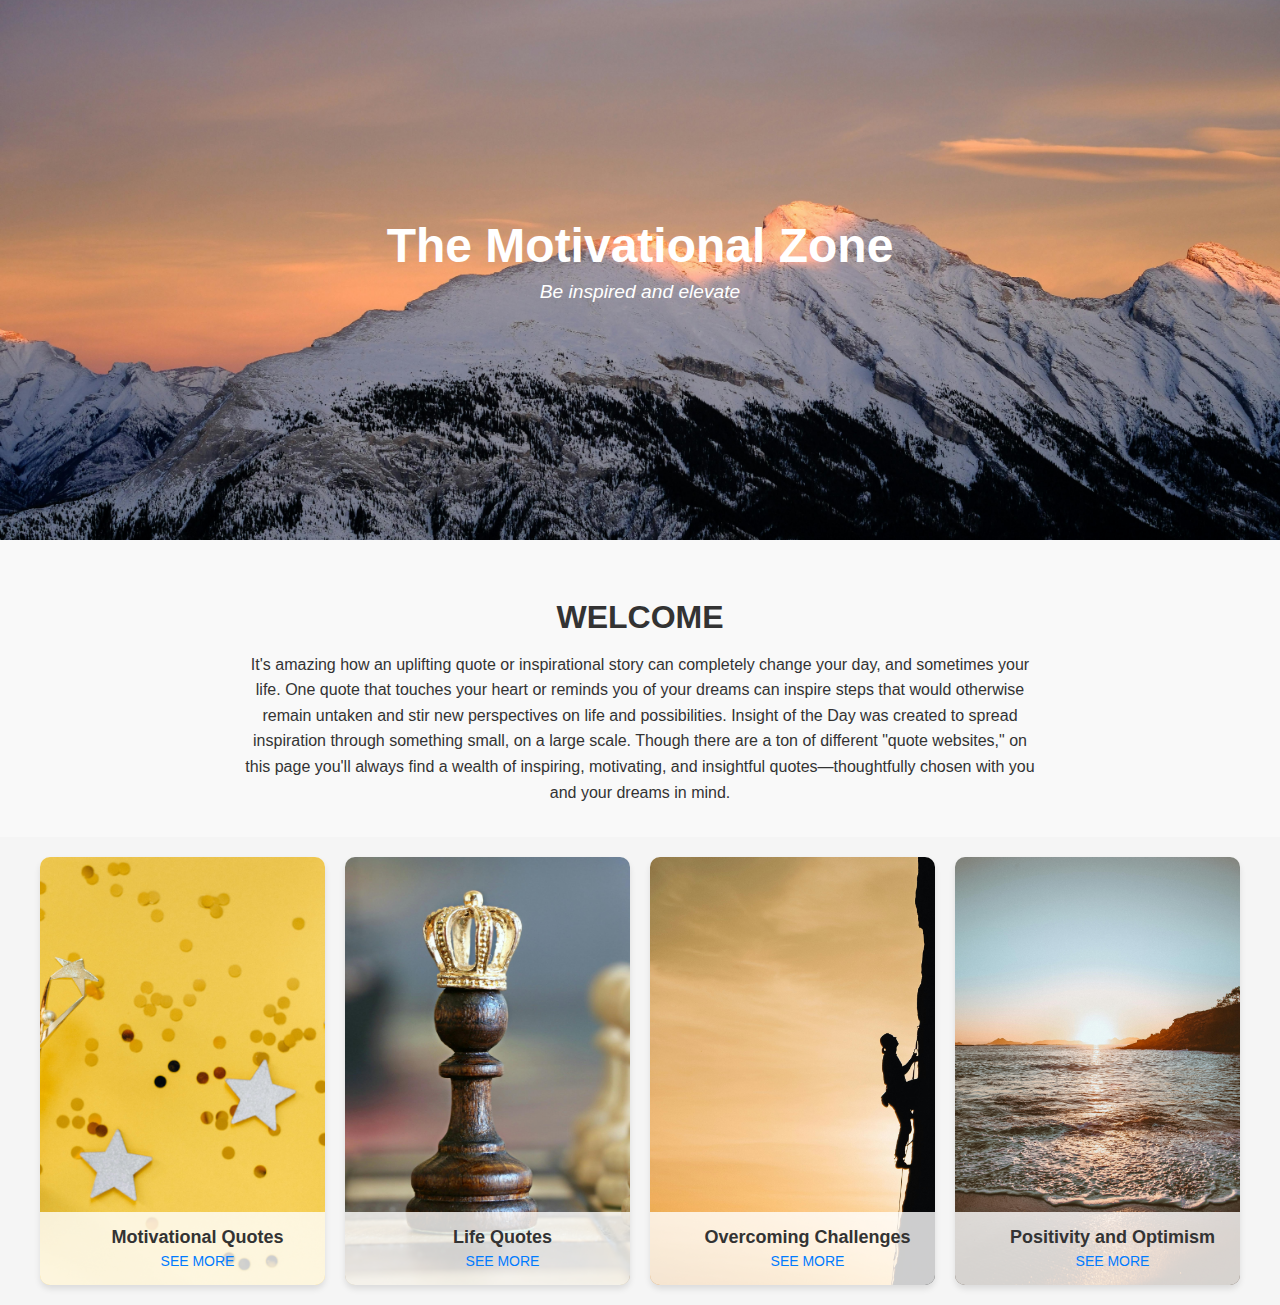
<file: index.html>
<!DOCTYPE html>
<html lang="en">
<head>
    <meta charset="UTF-8">
    <meta name="viewport" content="width=device-width, initial-scale=1.0">
    <title>The Motivational Zone</title>
    <link rel="stylesheet" href="styles.css">
    <style>
        body {
            font-family: Arial, sans-serif;
            margin: 0;
            padding: 0;
            background-color: #f5f5f5;
            color: #333;
        }

        .container {
            max-width: 1200px;
            margin: 0 auto;
            padding: 20px;
            display: grid;
            grid-template-columns: repeat(auto-fit, minmax(280px, 1fr));
            gap: 20px;
        }

        .card {
            position: relative;
            overflow: hidden;
            border-radius: 10px;
            box-shadow: 0 4px 6px rgba(0, 0, 0, 0.1);
            background-color: #fff;
        }

        .card img {
            width: 100%;
            height:100%;
			object-fit: cover;
			display: block;


        }

        .card-content {
            position: absolute;
            bottom: 0;
            background: rgba(255, 255, 255, 0.8);
            width: 100%;
            padding: 15px;
            text-align: center;
        }

        .card-content h3 {
            margin: 0;
            font-size: 18px;
            font-weight: bold;
        }

        .card-content a {
            display: inline-block;
            margin-top: 5px;
            font-size: 14px;
            color: #007BFF;
            text-decoration: none;
        }

        .card-content a:hover {
            text-decoration: underline;


    </style>
	<script>
    window.onload = function() {
        alert("Welcome to The Motivational Zone! Get ready to be inspired.");
    };
</script>
</head>
<body>
    <div class="hero-section">
        <div class="header">
            <h1>The Motivational Zone</h1>
            <p>Be inspired and elevate</p>
        </div>
    </div>
    <div class="welcome-section">
        <h2>WELCOME</h2>
        <p>
            It's amazing how an uplifting quote or inspirational story can completely change your day, and sometimes your life. 
            One quote that touches your heart or reminds you of your dreams can inspire steps that would otherwise remain untaken 
            and stir new perspectives on life and possibilities. Insight of the Day was created to spread inspiration through 
            something small, on a large scale. Though there are a ton of different "quote websites," on this page you'll always 
            find a wealth of inspiring, motivating, and insightful quotes—thoughtfully chosen with you and your dreams in mind.
        </p>
    </div>
 <div class="container">
        <div class="card">
            <img src="win.jpg" alt="Success and Achievement">
            <div class="card-content">
                <h3>Motivational Quotes</h3>
                <a href="motivationalquotes.html">SEE MORE</a>
            </div>
</div>
     <div class="card">
            <img src="chess.jpg" alt="Life quotes">
            <div class="card-content">
                <h3>Life Quotes</h3>
                <a href="lifequotes.html">SEE MORE</a>
            </div>
</div>
      <div class="card">
            <img src="overcome.jpg" alt="Overcoming Challenges">
            <div class="card-content">
                <h3>Overcoming Challenges</h3>
                <a href="Overcoming Challenges.html">SEE MORE</a>
            </div>
</div>
       <div class="card">
            <img src="positive.jpg" alt="Positivity and Optimism">
            <div class="card-content">
                <h3>Positivity and Optimism</h3>
                <a href="positivity.html">SEE MORE</a>
            </div>
</div>
</div>
</div>
</body>

</html>
</file>
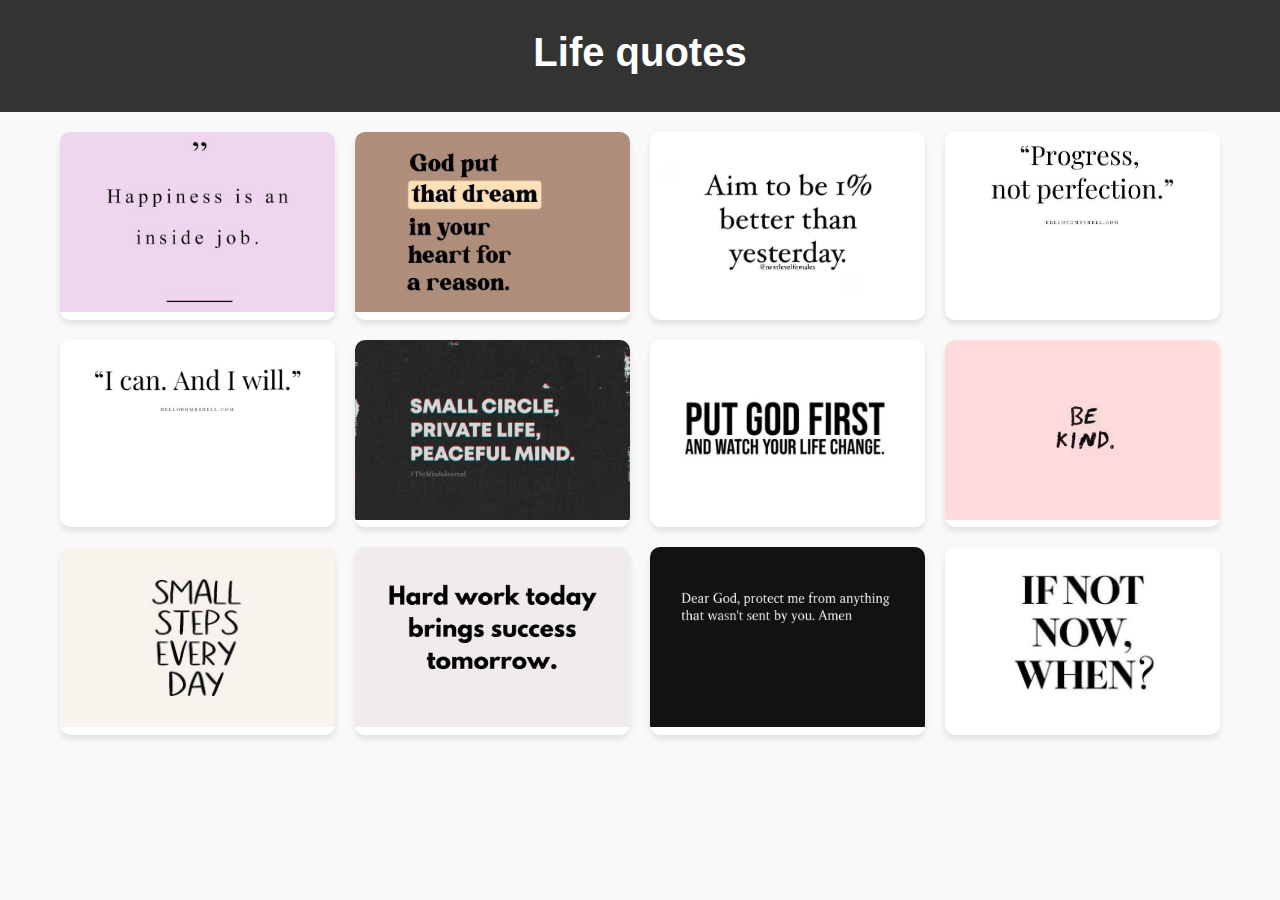
<file: lifequotes.html>
<!DOCTYPE html>
<html lang="en">
<head>
    <meta charset="UTF-8">
    <meta name="viewport" content="width=device-width, initial-scale=1.0">
    <title>Life quotes </title>
    <style>
        /* General Reset */
        * {
            margin: 0;
            padding: 0;
            box-sizing: border-box;
        }

        /* Body and Fonts */
        body {
            font-family: Arial, sans-serif;
            background-color: #f9f9f9;
            color: #333;
            line-height: 1.6;
        }

        /* Header Section */
        .header {
            text-align: center;
            padding: 20px;
            background: #333;
            color: white;
        }

        .header h1 {
            font-size: 2.5rem;
            margin-bottom: 0.5rem;
        }

        .header p {
            font-size: 1rem;
            font-style: italic;
        }

        /* Gallery Container */
        .gallery-container {
            display: grid;
            grid-template-columns: repeat(auto-fit, minmax(250px, 1fr));
            gap: 20px;
            padding: 20px;
            max-width: 1200px;
            margin: 0 auto;
        }

        /* Individual Cards */
        .card {
            background: white;
            border-radius: 10px;
            overflow: hidden;
            box-shadow: 0 4px 6px rgba(0, 0, 0, 0.1);
            text-align: center;
            transition: transform 0.3s ease, box-shadow 0.3s ease;
        }

        .card img {
            width: 100%;
            height: 180px;
            object-fit: cover;
        }

        .card p {
            padding: 10px;
            font-size: 1rem;
            font-weight: bold;
        }

        /* Card Hover Effects */
        .card:hover {
            transform: scale(1.05);
            box-shadow: 0 6px 10px rgba(0, 0, 0, 0.2);
        }
		</style>
</head>
<body>
    <header class="header">
        <h1>Life quotes</h1>
        </header>

    <main class="gallery-container">
        <div class="card">
            <img src="11.jpg">
            </div>
        <div class="card">
            <img src="22.jpg">
            </div>
        <div class="card">
            <img src="33.jpg">
            </div>
        <div class="card">
            <img src="44.jpg">
             </div>
        <div class="card">
            <img src="55.jpg">
			</div>
			 <div class="card">
            <img src="77.jpg">
            </div>
        <div class="card">
            <img src="88.jpg">
            </div>
        <div class="card">
            <img src="99.jpg">
             </div>
        <div class="card">
            <img src="1010.jpg">
			</div>
			<div class="card">
            <img src="1111.jpg">
            </div>
			<div class="card">
            <img src="1212.jpg">
            </div>
			<div class="card">
            <img src="1313.jpg">
            </div>
       </main>
</body>
</html>
</file>
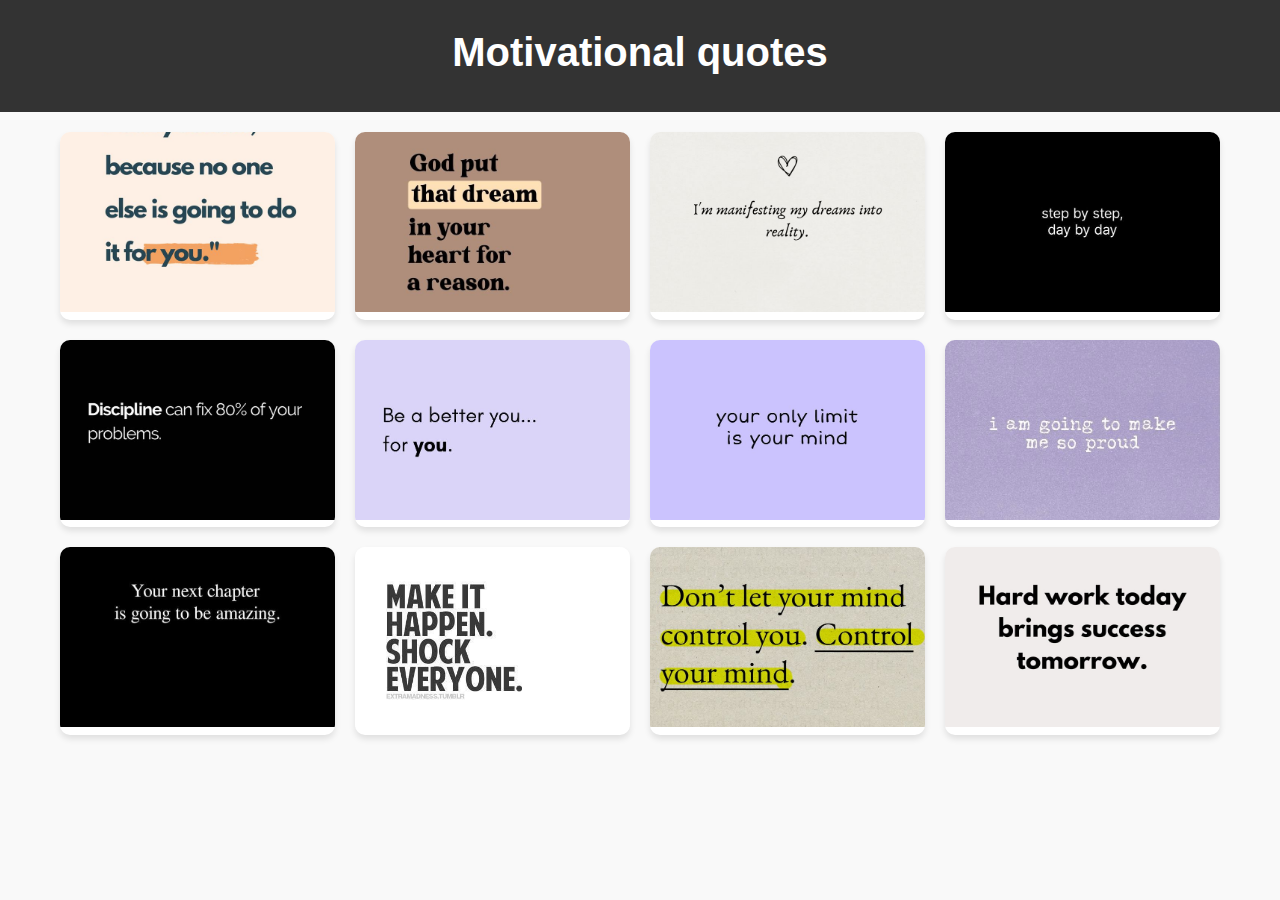
<file: motivationalquotes.html>
<!DOCTYPE html>
<html lang="en">
<head>
    <meta charset="UTF-8">
    <meta name="viewport" content="width=device-width, initial-scale=1.0">
    <title>Motivational quotes </title>
    <style>
        /* General Reset */
        * {
            margin: 0;
            padding: 0;
            box-sizing: border-box;
        }

        /* Body and Fonts */
        body {
            font-family: Arial, sans-serif;
            background-color: #f9f9f9;
            color: #333;
            line-height: 1.6;
        }

        /* Header Section */
        .header {
            text-align: center;
            padding: 20px;
            background: #333;
            color: white;
        }

        .header h1 {
            font-size: 2.5rem;
            margin-bottom: 0.5rem;
        }

        .header p {
            font-size: 1rem;
            font-style: italic;
        }

        /* Gallery Container */
        .gallery-container {
            display: grid;
            grid-template-columns: repeat(auto-fit, minmax(250px, 1fr));
            gap: 20px;
            padding: 20px;
            max-width: 1200px;
            margin: 0 auto;
        }

        /* Individual Cards */
        .card {
            background: white;
            border-radius: 10px;
            overflow: hidden;
            box-shadow: 0 4px 6px rgba(0, 0, 0, 0.1);
            text-align: center;
            transition: transform 0.3s ease, box-shadow 0.3s ease;
        }

        .card img {
            width: 100%;
            height: 180px;
            object-fit: cover;
        }

        .card p {
            padding: 10px;
            font-size: 1rem;
            font-weight: bold;
        }

        /* Card Hover Effects */
        .card:hover {
            transform: scale(1.05);
            box-shadow: 0 6px 10px rgba(0, 0, 0, 0.2);
        }
		</style>
</head>
<body>
    <header class="header">
        <h1>Motivational quotes</h1>
        </header>

    <main class="gallery-container">
        <div class="card">
            <img src="hh.jpg">
            </div>
        <div class="card">
            <img src="mm.jpg">
            </div>
        <div class="card">
            <img src="pc.jpg">
            </div>
        <div class="card">
            <img src="ce.jpg">
             </div>
        <div class="card">
            <img src="po.jpg">
			</div>
			 <div class="card">
            <img src="1.jpg">
            </div>
        <div class="card">
            <img src="2.jpg">
            </div>
        <div class="card">
            <img src="3.jpg">
             </div>
        <div class="card">
            <img src="4.jpg">
			</div>
			<div class="card">
            <img src="5.jpg">
            </div>
			<div class="card">
            <img src="8.jpg">
            </div>
			<div class="card">
            <img src="7.jpg">
            </div>
       </main>
</body>
</html>
</file>
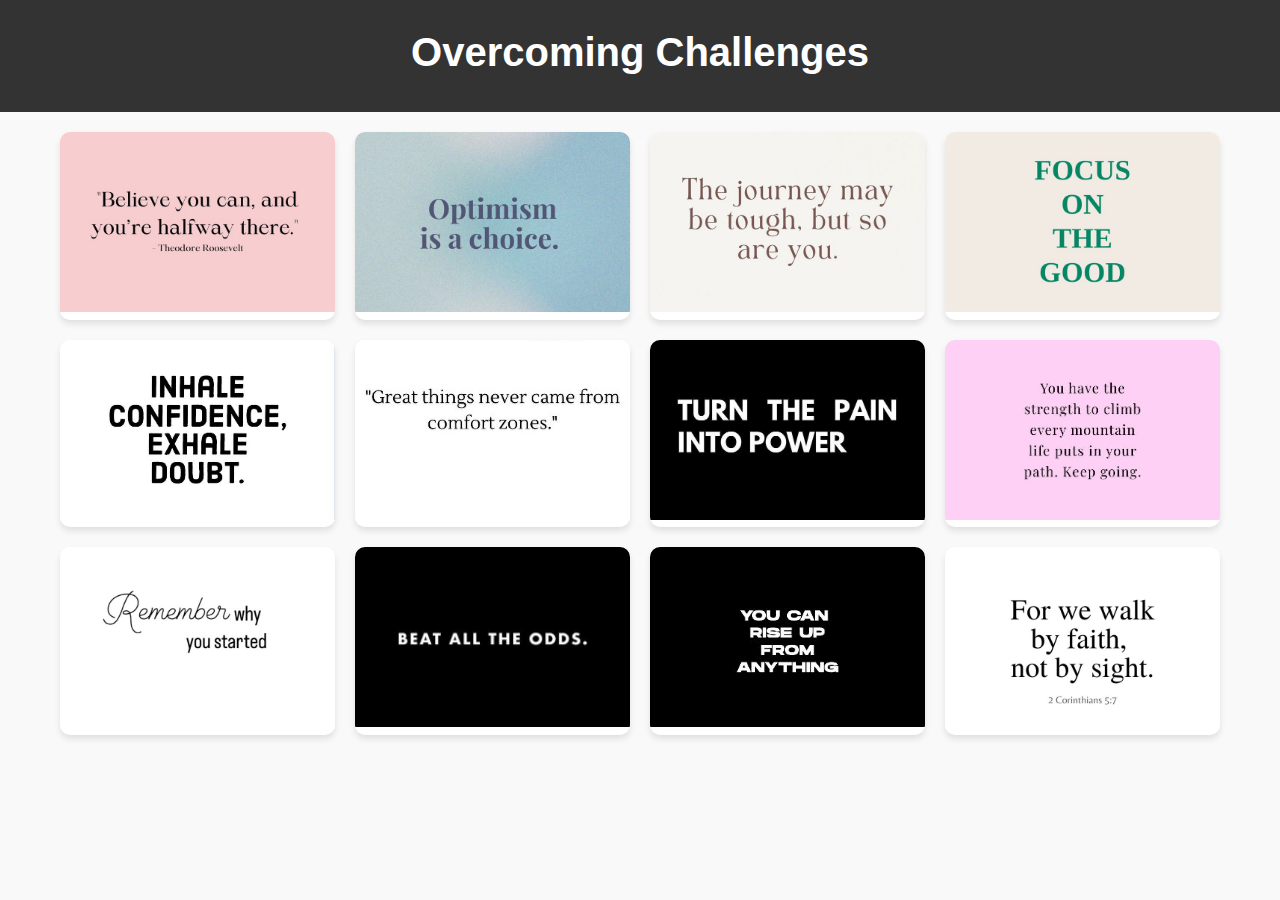
<file: Overcoming Challenges.html>
<!DOCTYPE html>
<html lang="en">
<head>
    <meta charset="UTF-8">
    <meta name="viewport" content="width=device-width, initial-scale=1.0">
    <title>Overcoming Challenges</title>
    <style>
        /* General Reset */
        * {
            margin: 0;
            padding: 0;
            box-sizing: border-box;
        }

        /* Body and Fonts */
        body {
            font-family: Arial, sans-serif;
            background-color: #f9f9f9;
            color: #333;
            line-height: 1.6;
        }

        /* Header Section */
        .header {
            text-align: center;
            padding: 20px;
            background: #333;
            color: white;
        }

        .header h1 {
            font-size: 2.5rem;
            margin-bottom: 0.5rem;
        }

        .header p {
            font-size: 1rem;
            font-style: italic;
        }

        /* Gallery Container */
        .gallery-container {
            display: grid;
            grid-template-columns: repeat(auto-fit, minmax(250px, 1fr));
            gap: 20px;
            padding: 20px;
            max-width: 1200px;
            margin: 0 auto;
        }

        /* Individual Cards */
        .card {
            background: white;
            border-radius: 10px;
            overflow: hidden;
            box-shadow: 0 4px 6px rgba(0, 0, 0, 0.1);
            text-align: center;
            transition: transform 0.3s ease, box-shadow 0.3s ease;
        }

        .card img {
            width: 100%;
            height: 180px;
            object-fit: cover;
        }

        .card p {
            padding: 10px;
            font-size: 1rem;
            font-weight: bold;
        }

        /* Card Hover Effects */
        .card:hover {
            transform: scale(1.05);
            box-shadow: 0 6px 10px rgba(0, 0, 0, 0.2);
        }
		</style>
</head>
<body>
    <header class="header">
        <h1>Overcoming Challenges</h1>
        </header>

    <main class="gallery-container">
        <div class="card">
            <img src="111.jpg">
            </div>
        <div class="card">
            <img src="222.jpg">
            </div>
        <div class="card">
            <img src="333.jpg">
            </div>
        <div class="card">
            <img src="444.jpg">
             </div>
        <div class="card">
            <img src="555.jpg">
			</div>
			 <div class="card">
            <img src="777.jpg">
            </div>
        <div class="card">
            <img src="888.jpg">
            </div>
        <div class="card">
            <img src="999.jpg">
             </div>
        <div class="card">
            <img src="101010.jpg">
			</div>
			<div class="card">
            <img src="121212.jpg">
            </div>
			<div class="card">
            <img src="111111.jpg">
            </div>
			<div class="card">
            <img src="1414.jpg">
            </div>
       </main>
</body>
</html>
</file>
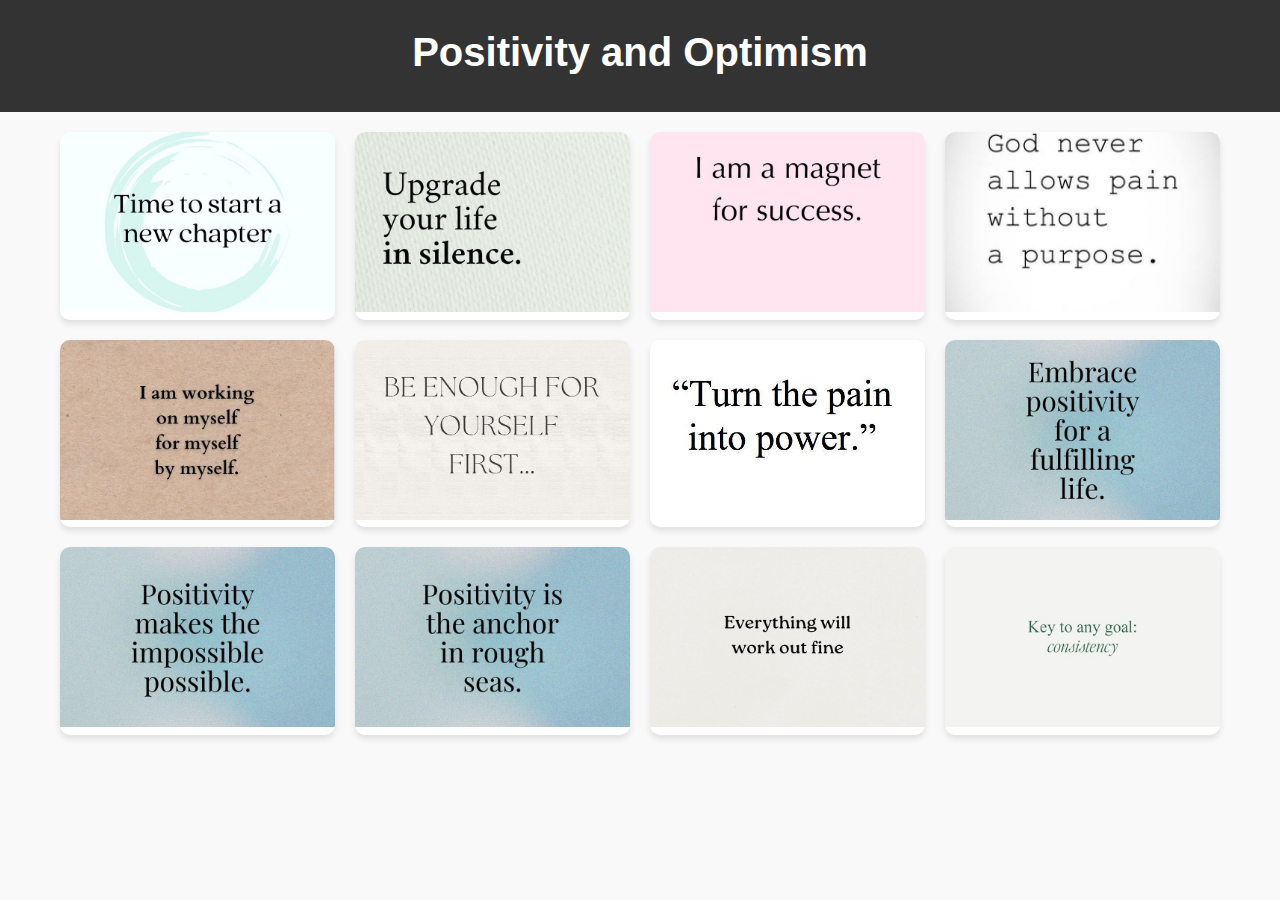
<file: positivity.html>
<!DOCTYPE html>
<html lang="en">
<head>
    <meta charset="UTF-8">
    <meta name="viewport" content="width=device-width, initial-scale=1.0">
    <title>Positivity and Optimism</title>
    <style>
        /* General Reset */
        * {
            margin: 0;
            padding: 0;
            box-sizing: border-box;
        }

        /* Body and Fonts */
        body {
            font-family: Arial, sans-serif;
            background-color: #f9f9f9;
            color: #333;
            line-height: 1.6;
        }

        /* Header Section */
        .header {
            text-align: center;
            padding: 20px;
            background: #333;
            color: white;
        }

        .header h1 {
            font-size: 2.5rem;
            margin-bottom: 0.5rem;
        }

        .header p {
            font-size: 1rem;
            font-style: italic;
        }

        /* Gallery Container */
        .gallery-container {
            display: grid;
            grid-template-columns: repeat(auto-fit, minmax(250px, 1fr));
            gap: 20px;
            padding: 20px;
            max-width: 1200px;
            margin: 0 auto;
        }

        /* Individual Cards */
        .card {
            background: white;
            border-radius: 10px;
            overflow: hidden;
            box-shadow: 0 4px 6px rgba(0, 0, 0, 0.1);
            text-align: center;
            transition: transform 0.3s ease, box-shadow 0.3s ease;
        }

        .card img {
            width: 100%;
            height: 180px;
            object-fit: cover;
        }

        .card p {
            padding: 10px;
            font-size: 1rem;
            font-weight: bold;
        }

        /* Card Hover Effects */
        .card:hover {
            transform: scale(1.05);
            box-shadow: 0 6px 10px rgba(0, 0, 0, 0.2);
        }
		</style>
</head>
<body>
    <header class="header">
        <h1>Positivity and Optimism</h1>
        </header>

    <main class="gallery-container">
        <div class="card">
            <img src="one.jpg">
            </div>
        <div class="card">
            <img src="two.jpg">
            </div>
        <div class="card">
            <img src="three.jpg">
            </div>
        <div class="card">
            <img src="four.jpg">
             </div>
        <div class="card">
            <img src="five.jpg">
			</div>
			 <div class="card">
            <img src="six.jpg">
            </div>
        <div class="card">
            <img src="seven.jpg">
            </div>
        <div class="card">
            <img src="eight.jpg">
             </div>
        <div class="card">
            <img src="nine.jpg">
			</div>
			<div class="card">
            <img src="ten.jpg">
            </div>
			<div class="card">
            <img src="eleven.jpg">
            </div>
			<div class="card">
            <img src="twelve.jpg">
            </div>
       </main>
</body>
</html>
</file>
<file: styles.css>
body {
    margin: 0;
    font-family: Arial, sans-serif;
    color: #333;
}

.hero-section {
    background-image: url('mountain.jpg'); /* Replace 'lighthouse.jpg' with your image file */
    background-size: cover;
    background-position: center;
    height: 60vh;
    display: flex;
    justify-content: center;
    align-items: center;
    text-align: center;
    color: white;
}

.header h1 {
    font-size: 3rem;
    margin: 0;
}

.header p {
    font-size: 1.2rem;
    margin-top: 0.5rem;
    font-style: italic;
}

.welcome-section {
    padding: 2rem;
    text-align: center;
    background-color: #f9f9f9;
}

.welcome-section h2 {
    font-size: 2rem;
    margin-bottom: 1rem;
}

.welcome-section p {
    line-height: 1.6;
    max-width: 800px;
    margin: 0 auto;
	
	
	content {
  min-height: 80vh; /* Ensures footer is at the bottom if content is short */
  padding: 20px;
}

			
			.footer {
			background-image:url('black.jpg'); /* Replace with your image path */
  background-size: cover; /* Makes the image cover the entire footer */
  background-repeat: no-repeat;
  background-position: center; /* Centers the image */
  height: 200px; /* Adjust as needed */
  display: flex;
  align-items: center; /* Aligns content vertically */
  justify-content: center; /* Aligns content horizontally */
  color: white; /* Text color for contrast */
        }
            

        .footer p {
            margin: 5px 0;
        }

        .footer a {
            color: #4caf50;
            text-decoration: none;
            font-weight: bold;
        }

        .footer a:hover {
            text-decoration: underline;
}
</file>
